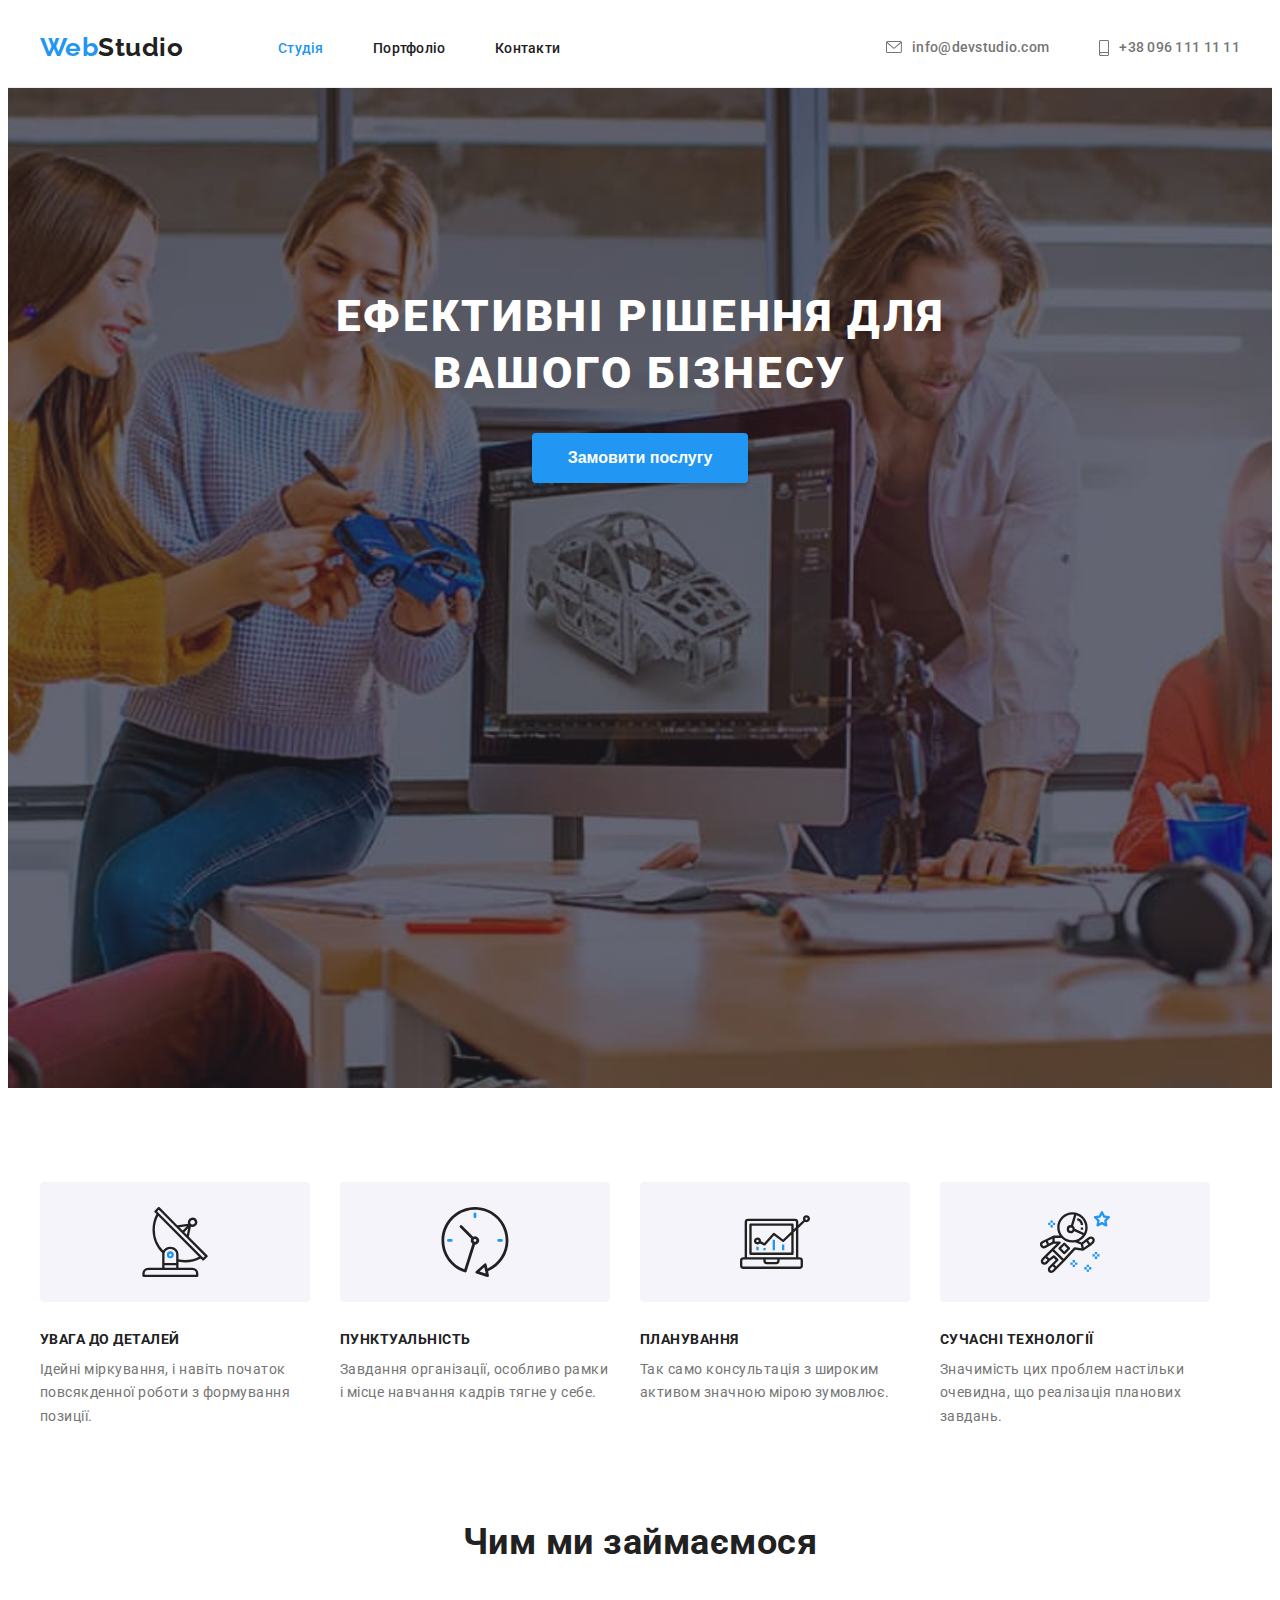
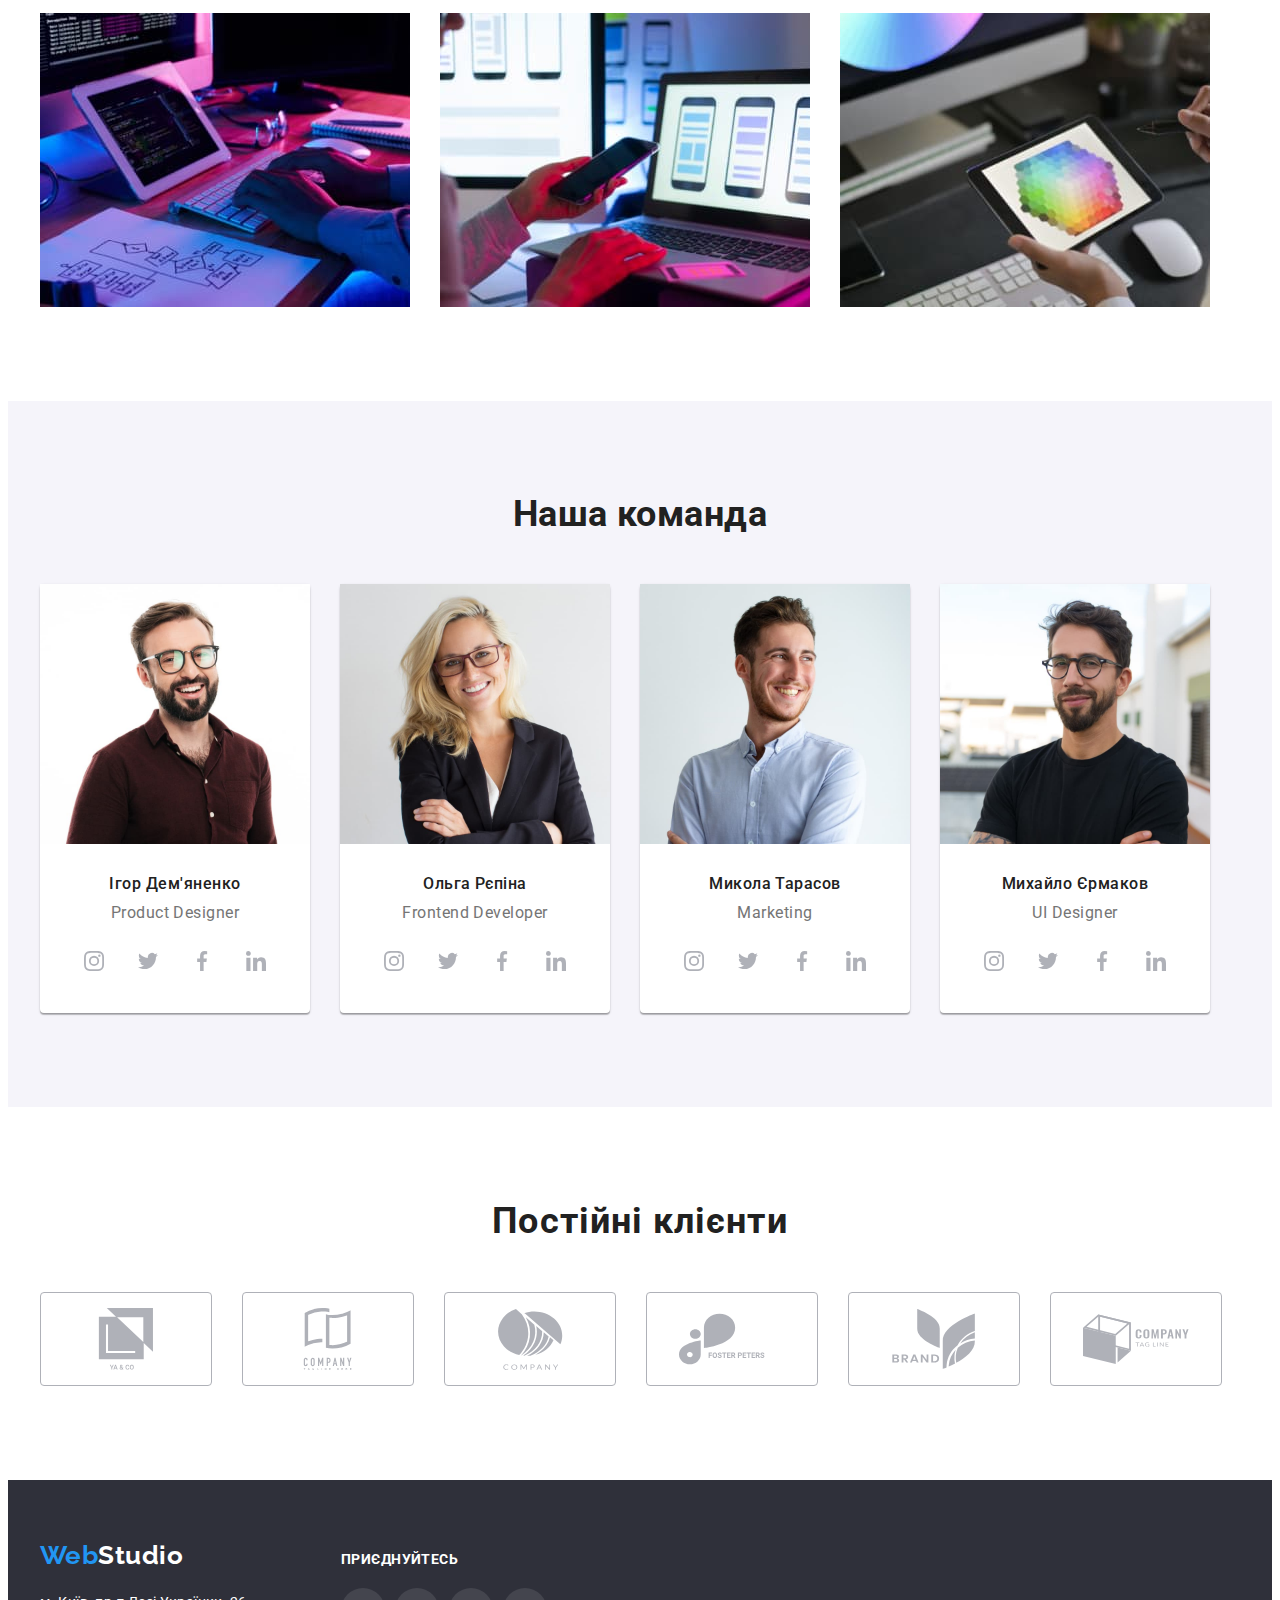
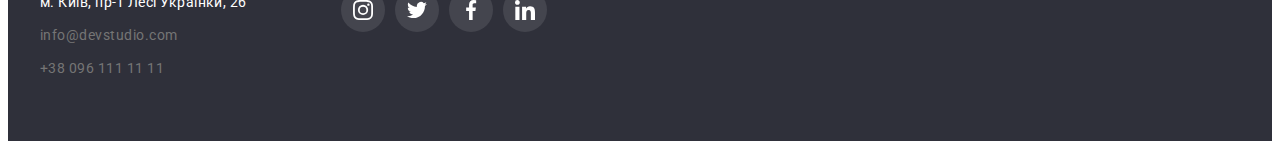
<file: index.html>
<!DOCTYPE html>
<html lang="uk">

<head>
  <meta charset="UTF-8">
  <meta http-equiv="X-UA-Compatible" content="IE=edge">
  <meta name="viewport" content="width=device-width, initial-scale=1.0">
  <title>Document</title>
  <link rel="preconnect" href="https://fonts.googleapis.com">
  <link rel="preconnect" href="https://fonts.gstatic.com" crossorigin>
  <link href="https://fonts.googleapis.com/css2?family=Raleway:wght@700&family=Roboto:wght@400;500;700;900&display=swap"
    rel="stylesheet">
  <link rel="stylesheet" href="https://cdnjs.cloudflare.com/ajax/libs/modern-normalize/1.1.0/modern-normalize.min.css"
    integrity="sha512-wpPYUAdjBVSE4KJnH1VR1HeZfpl1ub8YT/NKx4PuQ5NmX2tKuGu6U/JRp5y+Y8XG2tV+wKQpNHVUX03MfMFn9Q=="
    crossorigin="anonymous" referrerpolicy="no-referrer">

  <link rel="stylesheet" href="./css/style.css">
</head>
<body>
  <header class="header">
    <div class="container header-box">
      <a href="./index.html" lang="en" class="header-logo"><span class="logo">Web</span>Studio</a>
      <nav class="navigation">
        <ul class="nav-list">
          <li class="nav-item-index marker">
            <a class="nav-link studio" href="./index.html">Студія</a>
          </li>
          <li class="nav-item-porfolio marker">
            <a class="nav-link" href="./portfolio.html">Портфоліо</a>
          </li>
          <li class="nav-item-contacts marker">
            <a class="nav-link" href="#">Контакти</a>
          </li>
        </ul>
      </nav>
      <ul class="item-contacts">
        <li class="header-item-mail marker">
          <a class="header-link" href="mailto:info@devstudio.com">
            <svg class="link-icon envelope">
              <use href="./image/symbol-defs.svg#icon-envelope"></use>
            </svg>info@devstudio.com
          </a>
        </li>
        <li class="header-item-tel marker">
          <a class="header-link" href="tel:+380961111111">
            <svg class="link-icon smartphone">
              <use href="./image/symbol-defs.svg#icon-smartphone"></use>
            </svg>+38 096 111 11 11</a>
        </li>
      </ul>
    </div>
  </header>
  <main>
    <!--Замовити послугу-->
    <section class="section order">
      <div class="hero-container">
        <h1 class="order-title">Ефективні рішення для вашого бізнесу</h1>
        <button type="button" class="order-button">Замовити послугу</button>
      </div>
    </section>
    <!--Особливості-->
    <section class="section advantages">
      <div class="container">
        <h2 class="visually-hidden">Особливості</h2>
        <ul class="advantages-list">
          <li class="list-item marker">
            <div class="box-icon">
              <svg class="icon-advantages antenna">
                <use href="./image/symbol-defs.svg#icon-antenna">
                </use>
              </svg>
            </div>
            <h3 class="advantages-title">Увага до деталей</h3>
            <p class="advantages-text">
              Ідейні міркування, і навіть початок повсякденної роботи з
              формування позиції.
            </p>
          </li>
          <li class="list-item marker">
            <div class="box-icon">
              <svg class="icon-advantages antenna">
                <use href="./image/symbol-defs.svg#icon-clock">
                </use>
              </svg>
            </div>
            <h3 class="advantages-title">Пунктуальність</h3>
            <p class="advantages-text">
              Завдання організації, особливо рамки і місце навчання кадрів тягне
              у себе.
            </p>
          </li>
          <li class="list-item marker">
            <div class="box-icon">
              <svg class="icon-advantages antenna">
                <use href="./image/symbol-defs.svg#icon-diagram">
                </use>
              </svg>
            </div>
            <h3 class="advantages-title">Планування</h3>
            <p class="advantages-text">
              Так само консультація з широким активом значною мірою зумовлює.
            </p>
          </li>
          <li class="list-item marker">
            <div class="box-icon">
              <svg class="icon-advantages antenna">
                <use href="./image/symbol-defs.svg#icon-astronaut">
                </use>
              </svg>
            </div>
            <h3 class="advantages-title">Cучасні технології</h3>
            <p class="advantages-text">
              Значимість цих проблем настільки очевидна, що реалізація планових завдань.
            </p>
          </li>
        </ul>
      </div>
    </section>
    <!--Чим займаємось-->
    <section class="section work">
      <div class="container">
        <h2 class="work-title">Чим ми займаємося</h2>
        <ul class="list-work">
          <li class="list-item marker">
            <img src="./image/img1.jpg" alt="Людина пише код" width="370">
          </li>
          <li class="list-item marker">
            <img src="./image/img2.jpg" alt="Людина обирає собі чохол" width="370">
          </li>
          <li class="list-item marker">
            <img src="./image/img3.jpg" alt="Планшет в руці" width="370">
          </li>
        </ul>
      </div>
    </section>
    <!--Команда-->
    <section class="team section">
      <h2 class="team-title">Наша команда</h2>
      <div class="container">
        <ul class="list-team">
          <li class="team-item marker">
            <img src="./image/teamcard1.jpg" alt="Фото Ігор Дем'яненко" width="270">
            <h3 class="team-item-title">Ігор Дем'яненко</h3>
            <p class="team-text" lang="en">Product Designer</p>
            <ul class="list-social-network">
              <li class="item-social-network marker">
                <a class="link-social-network" aria-label="instagram" href="#">
                  <svg class="team-icon">
                    <use href="./image/symbol-defs.svg#icon-instagram"></use>
                  </svg>
                </a>
              </li>
              <li class="item-social-network marker">
                <a class="link-social-network" aria-label="twitter" href="#">
                  <svg class="team-icon">
                    <use href="./image/symbol-defs.svg#icon-twitter"></use>
                  </svg>
                </a>
              </li>
              <li class="item-social-network marker">
                <a class="link-social-network" aria-label="facebook" href="#">
                  <svg class="team-icon">
                    <use href="./image/symbol-defs.svg#icon-facebook"></use>
                  </svg>
                </a>
              </li>
              <li class="item-social-network marker">
                <a class="link-social-network" aria-label="linkedin" href="#">
                  <svg class="team-icon">
                    <use href="./image/symbol-defs.svg#icon-linkedin"></use>
                  </svg>
                </a>
              </li>
            </ul>
          </li>
          <li class="team-item marker">
            <img src="./image/teamcard2.jpg" alt="Фото Ольга Рєпіна" width="270">
            <h3 class="team-item-title">Ольга Рєпіна</h3>
            <p class="team-text" lang="en">Frontend Developer</p>
            <ul class="list-social-network">
              <li class="item-social-network marker">
                <a class="link-social-network" aria-label="instagram" href="#">
                  <svg class="team-icon">
                    <use href="./image/symbol-defs.svg#icon-instagram"></use>
                  </svg>
                </a>
              </li>
              <li class="item-social-network marker">
                <a class="link-social-network" aria-label="twitter" href="#">
                  <svg class="team-icon">
                    <use href="./image/symbol-defs.svg#icon-twitter"></use>
                  </svg>
                </a>
              </li>
              <li class="item-social-network marker">
                <a class="link-social-network" aria-label="facebook" href="#">
                  <svg class="team-icon">
                    <use href="./image/symbol-defs.svg#icon-facebook"></use>
                  </svg>
                </a>
              </li>
              <li class="item-social-network marker">
                <a class="link-social-network" aria-label="linkedin" href="#">
                  <svg class="team-icon">
                    <use href="./image/symbol-defs.svg#icon-linkedin"></use>
                  </svg>
                </a>
              </li>
            </ul>

          </li>
          <li class="team-item marker">
            <img src="./image/teamcard3.jpg" alt="Фото Микола Тарасов" width="270">
            <h3 class="team-item-title">Микола Тарасов</h3>
            <p class="team-text" lang="en">Marketing</p>
            <ul class="list-social-network">
              <li class="item-social-network marker">
                <a class="link-social-network" aria-label="instagram" href="#">
                  <svg class="team-icon">
                    <use href="./image/symbol-defs.svg#icon-instagram"></use>
                  </svg>
                </a>
              </li>
              <li class="item-social-network marker">
                <a class="link-social-network" aria-label="twitter" href="#">
                  <svg class="team-icon">
                    <use href="./image/symbol-defs.svg#icon-twitter"></use>
                  </svg>
                </a>
              </li>
              <li class="item-social-network marker">
                <a class="link-social-network" aria-label="facebook" href="#">
                  <svg class="team-icon">
                    <use href="./image/symbol-defs.svg#icon-facebook"></use>
                  </svg>
                </a>
              </li>
              <li class="item-social-network marker">
                <a class="link-social-network" aria-label="linkedin" href="#">
                  <svg class="team-icon">
                    <use href="./image/symbol-defs.svg#icon-linkedin"></use>
                  </svg>
                </a>
              </li>
            </ul>

          </li>
          <li class="team-item marker">
            <img src="./image/teamcard4.jpg" alt="Фото Михайло Єрмаков" width="270">
            <h3 class="team-item-title">Михайло Єрмаков</h3>
            <p class="team-text" lang="en">UI Designer</p>
            <ul class="list-social-network">
              <li class="item-social-network marker">
                <a class="link-social-network" aria-label="instagram" href="#">
                  <svg class="team-icon">
                    <use href="./image/symbol-defs.svg#icon-instagram"></use>
                  </svg>
                </a>
              </li>
              <li class="item-social-network marker">
                <a class="link-social-network" aria-label="twitter" href="#">
                  <svg class="team-icon">
                    <use href="./image/symbol-defs.svg#icon-twitter"></use>
                  </svg>
                </a>
              </li>
              <li class="item-social-network marker">
                <a class="link-social-network" aria-label="facebook" href="#">
                  <svg class="team-icon">
                    <use href="./image/symbol-defs.svg#icon-facebook"></use>
                  </svg>
                </a>
              </li>
              <li class="item-social-network marker">
                <a class="link-social-network" aria-label="linkedin" href="#">
                  <svg class="team-icon">
                    <use href="./image/symbol-defs.svg#icon-linkedin"></use>
                  </svg>
                </a>
              </li>
            </ul>
          </li>
        </ul>
      </div>
    </section>
    <!--Постійні клієнти-->
    <section class="section clients">
      <div class="container">
        <h2 class="title-clients">Постійні клієнти</h2>
        <ul class="list-clients">
          <li class="item-clients marker">
            <a class="link-clents" href="#">
              <svg class="clients-icon">
                <use href="./image/symbol-defs.svg#icon-group"></use>
              </svg>
            </a>
          </li>
          <li class="item-clients marker">
            <a class="link-clents" href="#">
              <svg class="clients-icon">
                <use href="./image/symbol-defs.svg#icon-group-1"></use>
              </svg>
            </a>
          </li>
          <li class="item-clients marker">
            <a class="link-clents" href="#">
              <svg class="clients-icon">
                <use href="./image/symbol-defs.svg#icon-group-2"></use>
              </svg>
            </a>
          </li>
          <li class="item-clients marker">
            <a class="link-clents" href="#">
              <svg class="clients-icon">
                <use href="./image/symbol-defs.svg#icon-group-3"></use>
              </svg>
            </a>
          </li>
          <li class="item-clients marker">
            <a class="link-clents" href="#">
              <svg class="clients-icon">
                <use href="./image/symbol-defs.svg#icon-group-4"></use>
              </svg>
            </a>
          </li>
          <li class="item-clients marker">
            <a class="link-clents" href="#">
              <svg class="clients-icon">
                <use href="./image/symbol-defs.svg#icon-group-5"></use>
              </svg>
            </a>
          </li>
        </ul>
      </div>
    </section>
  </main>
  <footer class="footer-bkg">
    <div class="container footer">
      <div class="logo-adres">
        <a href="./index.html" lang="en" class="header-logo footer"><span class="logo">Web</span>Studio</a>
        <address class="footer-contacts">
          <ul class="footer-list-contacts">
            <li class="footer-item marker">
              <a href="https://goo.gl/maps/CPtrU1FHBa2aNyZL9" target="_blank" rel="noopener noreferrer nofollow"
                class="footer-link adress">м.
                Київ,
                пр-т Лесі Українки, 26</a>
            </li>
            <li class="footer-item marker">
              <a href="mailto:info@devstudio.com" class="footer-link">info@devstudio.com</a> <br>
            </li>
            <li class="footer-item marker"><a href="tel:+380961111111" class="footer-link">+38 096 111 11 11</a></li>
          </ul>
        </address>
      </div>
      <div>
        <h2 class="title-footer">Приєднуйтесь</h2>
        <ul class="list-social-footer">
          <li class="item-social-network marker">
            <a class="link-social-network footer" aria-label="instagram" href="#">
              <svg class="team-icon footer">
                <use href="./image/symbol-defs.svg#icon-instagram"></use>
              </svg>
            </a>
          </li>
          <li class="item-social-network marker">
            <a class="link-social-network footer" aria-label="twitter" href="#">
              <svg class="team-icon footer">
                <use href="./image/symbol-defs.svg#icon-twitter"></use>
              </svg>
            </a>
          </li>
          <li class="item-social-network marker">
            <a class="link-social-network footer" aria-label="facebook" href="#">
              <svg class="team-icon footer">
                <use href="./image/symbol-defs.svg#icon-facebook"></use>
              </svg>
            </a>
          </li>
          <li class="item-social-network marker">
            <a class="link-social-network footer" aria-label="linkedin" href="#">
              <svg class="team-icon footer">
                <use href="./image/symbol-defs.svg#icon-linkedin"></use>
              </svg>
            </a>
          </li>
        </ul>
      </div>
      <div>
      </div>
    </div>
  </footer>
</body>

</html>
</file>
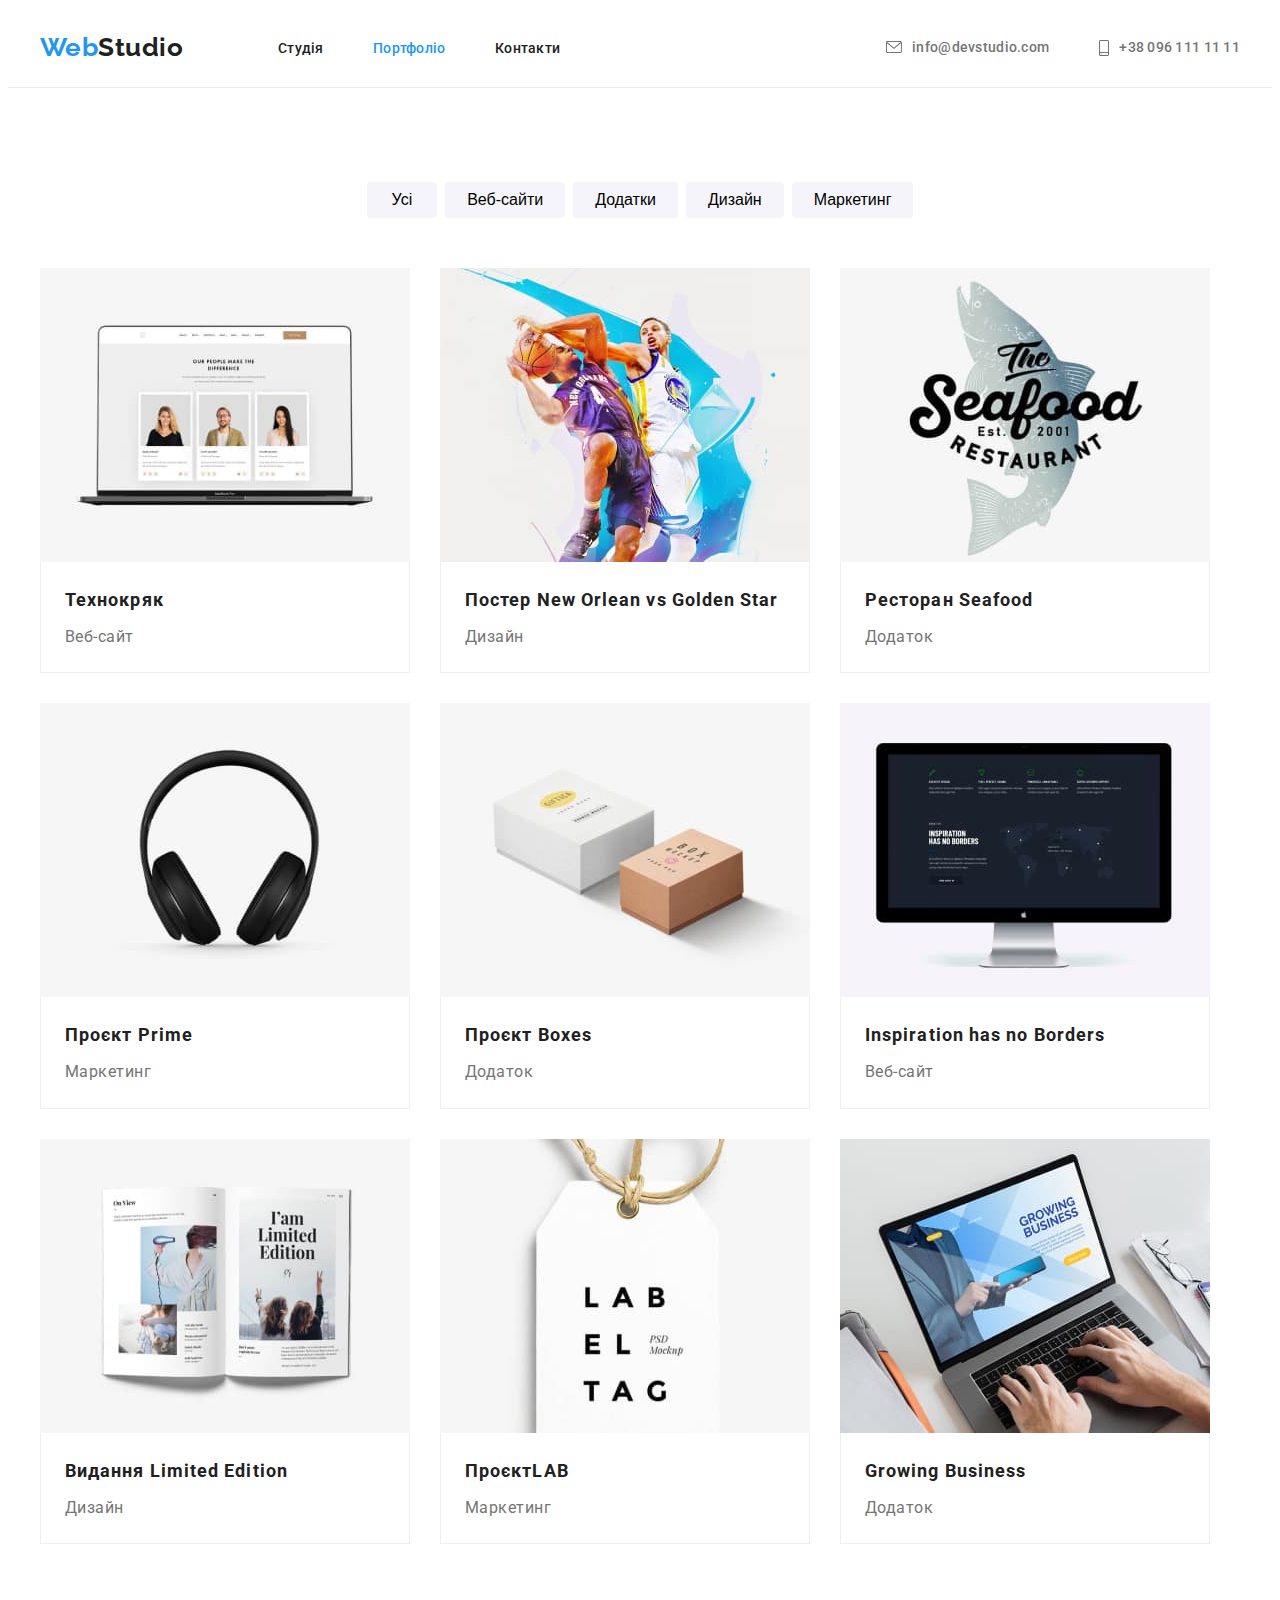
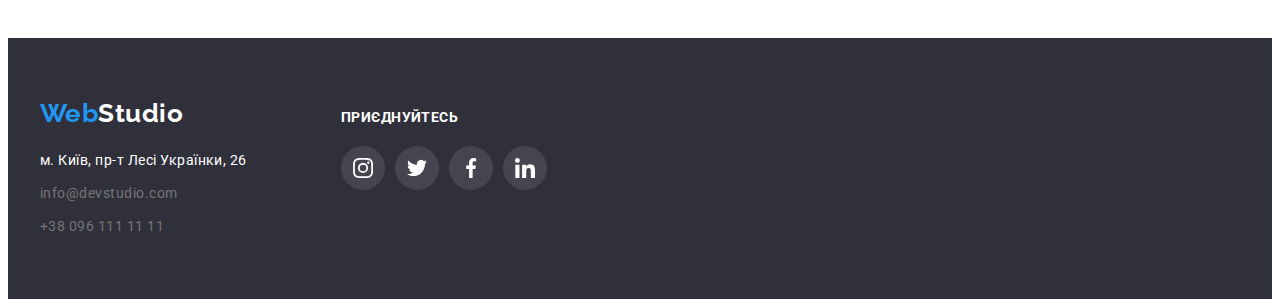
<file: portfolio.html>
<!DOCTYPE html>
<html lang="uk">

<head>
    <meta charset="UTF-8">
    <meta http-equiv="X-UA-Compatible" content="IE=edge">
    <meta name="viewport" content="width=device-width, initial-scale=1.0">
    <title>Document</title>
    <link rel="preconnect" href="https://fonts.googleapis.com">
    <link rel="preconnect" href="https://fonts.gstatic.com" crossorigin>
    <link
        href="https://fonts.googleapis.com/css2?family=Raleway:wght@700&family=Roboto:wght@400;500;700;900&display=swap"
        rel="stylesheet">
    <link rel="stylesheet" href="https://cdnjs.cloudflare.com/ajax/libs/modern-normalize/1.1.0/modern-normalize.min.css"
        integrity="sha512-wpPYUAdjBVSE4KJnH1VR1HeZfpl1ub8YT/NKx4PuQ5NmX2tKuGu6U/JRp5y+Y8XG2tV+wKQpNHVUX03MfMFn9Q=="
        crossorigin="anonymous" referrerpolicy="no-referrer">
    <link rel="stylesheet" href="./css/style.css">
</head>

<body>
    <header class="header">
        <div class="container header-box">
            <a href="./index.html" lang="en" class="header-logo"><span class="logo">Web</span>Studio</a>
            <nav class="navigation">
                <ul class="nav-list">
                    <li class="nav-item-index marker"><a class="nav-link" href="./index.html">Студія</a></li>
                    <li class="nav-item-porfolio marker"><a class="nav-link portfolio"
                            href="./portfolio.html">Портфоліо</a></li>
                    <li class="nav-item-contacts marker"><a class="nav-link" href="#">Контакти</a></li>
                </ul>
            </nav>
            <ul class="item-contacts">
                <li class="header-item-mail marker">
                    <a class="header-link" href="mailto:info@devstudio.com">
                        <svg class="link-icon envelope">
                            <use href="./image/symbol-defs.svg#icon-envelope"></use>
                        </svg>info@devstudio.com
                    </a>
                </li>
                <li class="header-item-tel marker">
                    <a class="header-link" href="tel:+380961111111">
                        <svg class="link-icon smartphone">
                            <use href="./image/symbol-defs.svg#icon-smartphone"></use>
                        </svg>+38 096 111 11 11</a>
                </li>
            </ul>
        </div>
    </header>
    <main>
        <section class="section portfolio">
            <div class="container">
                <h1 class="visually-hidden">Проекти</h1>
                <ul class="list-button">
                    <li class="button-item marker"><button type="button" class="button all">Усі</button>
                    </li>
                    <li class="button-item marker"><button type="button" class="button">Веб-сайти</button>
                    </li>
                    <li class="button-item marker"><button type="button" class="button">Додатки</button>
                    </li>
                    <li class="button-item marker"><button type="button" class="button">Дизайн</button>
                    </li>
                    <li class="button-item marker"><button type="button" class="button">Маркетинг</button>
                    </li>
                </ul>
                <ul class="list-potfolio">
                    <li class="project-item marker">
                        <a class="item-link" href="#">
                            <img src="./image/project1.jpg" width="370" alt="Анкети 3х дюдей">
                            <div class="text-title">
                                <h2 class="item-title">Технокряк</h2>
                                <p class="item-text">Веб-сайт</p>
                            </div>
                        </a>
                    </li>
                    <li class="project-item marker">
                        <a class="item-link" href="#">
                            <img src="./image/project2.jpg" width="370" alt="Два волейболіста">
                            <div class="text-title">
                                <h2 class="item-title">Постер <span lang="en">New Orlean vs Golden Star</span> </h2>
                                <p class="item-text">Дизайн</p>
                            </div>
                        </a>
                    </li>
                    <li class="project-item marker">
                        <a class="item-link" href="#">
                            <img src="./image/project3.jpg" width="370" alt="Реклама ресторану">
                            <div class="text-title">
                                <h2 class="item-title"> Ресторан <span lang="en">Seafood</span> </h2>
                                <p class="item-text">Додаток</p>
                            </div>
                        </a>
                    </li>
                    <li class="project-item marker">
                        <a class="item-link" href="#">
                            <img src="./image/project4.jpg" width="370" alt="Навушники">
                            <div class="text-title">
                                <h2 class="item-title">Проєкт <span lang="en">Prime</span></h2>
                                <p class="item-text">Маркетинг</p>
                            </div>
                        </a>
                    </li>
                    <li class="project-item marker">
                        <a class="item-link" href="#">
                            <img src="./image/project5.jpg" width="370" alt="Біла та коричнева коробки">
                            <div class="text-title">
                                <h2 class="item-title">Проєкт <span lang="en">Boxes</span></h2>
                                <p class="item-text">Додаток</p>
                            </div>
                        </a>
                    </li>
                    <li class="project-item marker">
                        <a class="item-link" href="#">
                            <img src="./image/project6.jpg" alt="На зоображенні монітор">
                            <div class="text-title">
                                <h2 class="item-title" lang="en">Inspiration has no Borders</h2>
                                <p class="item-text">Веб-сайт</p>
                            </div>
                        </a>
                    </li>
                    <li class="project-item marker">
                        <a class="item-link" href="#">
                            <img src="./image/project7.jpg" width="370" alt="На зоображенні книга">
                            <div class="text-title">
                                <h2 class="item-title"><span lang="en">Видання Limited Edition</span></h2>
                                <p class="item-text">Дизайн</p>
                            </div>
                        </a>
                    </li>
                    <li class="project-item marker">
                        <a class="item-link" href="#">
                            <img src="./image/project8.jpg" width="370" alt="Етикетка">
                            <div class="text-title">
                                <h2 class="item-title">Проєкт<span lang="en">LAB</span></h2>
                                <p class="item-text">Маркетинг</p>
                            </div>
                        </a>
                    </li>
                    <li class="project-item marker">
                        <a class="item-link" href="#">
                            <img src="./image/project9.jpg" width="370" alt="Людина працює на ноутбуці">
                            <div class="text-title">
                                <h2 class="item-title" lang="en">Growing Business</h2>
                                <p class="item-text">Додаток</p>
                            </div>
                        </a>
                    </li>
                </ul>
            </div>
        </section>
    </main>
    <footer class="footer-bkg">
        <div class="container footer">
            <div class="logo-adres">
                <a href="./index.html" lang="en" class="header-logo footer"><span class="logo">Web</span>Studio</a>
                <address class="footer-contacts">
                    <ul class="footer-list-contacts">
                        <li class="footer-item marker">
                            <a href="https://goo.gl/maps/CPtrU1FHBa2aNyZL9" target="_blank"
                                rel="noopener noreferrer nofollow" class="footer-link adress">м.
                                Київ,
                                пр-т Лесі Українки, 26</a>
                        </li>
                        <li class="footer-item marker">
                            <a href="mailto:info@devstudio.com" class="footer-link">info@devstudio.com</a> <br>
                        </li>
                        <li class="footer-item marker"><a href="tel:+380961111111" class="footer-link">+38 096 111 11
                                11</a>
                        </li>
                    </ul>
                </address>
            </div>
            <div>
                <h2 class="title-footer">Приєднуйтесь</h2>
                <ul class="list-social-footer">
                    <li class="item-social-network marker">
                        <a class="link-social-network footer" aria-label="instagram" href="#">
                            <svg class="team-icon footer">
                                <use href="./image/symbol-defs.svg#icon-instagram"></use>
                            </svg>
                        </a>
                    </li>
                    <li class="item-social-network marker">
                        <a class="link-social-network footer" aria-label="twitter" href="#">
                            <svg class="team-icon footer">
                                <use href="./image/symbol-defs.svg#icon-twitter"></use>
                            </svg>
                        </a>
                    </li>
                    <li class="item-social-network marker">
                        <a class="link-social-network footer" aria-label="facebook" href="#">
                            <svg class="team-icon footer">
                                <use href="./image/symbol-defs.svg#icon-facebook"></use>
                            </svg>
                        </a>
                    </li>
                    <li class="item-social-network marker">
                        <a class="link-social-network footer" aria-label="linkedin" href="#">
                            <svg class="team-icon footer">
                                <use href="./image/symbol-defs.svg#icon-linkedin"></use>
                            </svg>
                        </a>
                    </li>
                </ul>
            </div>
            <div>
            </div>
        </div>
    </footer>
</body>

</html>
</file>
<file: css/style.css>
:root {
  --primary-text-color: #757575;
  --title-text-color: #212121;
  --accent-color: #2196f3;
  --primary-white-color: #ffffff;
  --bkg-color-footer-hero: #2f303a;
  --studio-btn-accent-color: #188ce8;
  --team-bkg-color: #f5f4fa;
  --border-color: #eeeeee;
  --frame-header: #ececec;
  --bkg-color-social-network: #afb1b8;
  --bkg-color-icon-footer: rgba(255, 255, 255, 0.1);
}
body {
  background-color: var(--primary-white-color);
  font-family: 'roboto', sans-serif;
  letter-spacing: 0.03em;
  color: var(--title-text-color);
}

p,
h1,
h2,
h3,
h4,
h5,
h6 {
  margin: 0;
}
ul,
ol {
  margin: 0;
  padding-left: 0;
}
button {
  cursor: pointer;
}
address {
  font-style: normal;
}
img {
  display: block;
  max-width: 100%;
  height: auto;
}

/*---------- header ----------*/
.nav-link,
.header-logo,
.header-link,
.link-icon,
.footer-link,
.item-link,
.link-clents {
  text-decoration: none;
}
.header {
  border-bottom: 1px solid var(--frame-header);
  background-color: var(--primary-white-color);
}
.container.header-box {
  display: flex;
  align-items: center;
}
.container {
  width: 1200px;
  padding-left: 15px;
  padding-right: 15px;
  margin: 0px auto;
}
.header-logo {
  width: 145px;
  padding: 24px 0px;
  margin-right: 93px;

  color: var(--title-text-color);
  font-family: 'Raleway';
  font-weight: 700;
  font-size: 26px;
  line-height: 1.2;
}
.logo {
  color: var(--accent-color);
}
.navigation {
  width: 281px;
}
.nav-list li:not(:last-child) {
  margin-right: 50px;
}
.nav-list {
  display: flex;
}
.nav-link {
  font-weight: 500;
  font-size: 14px;
  line-height: 1.1;
  letter-spacing: 0.02em;
  color: var(--title-text-color);
}
.nav-item-index {
  width: 45px;
}
.nav-item-porfolio {
  width: 72px;
}
.nav-item-contacts {
  width: 64px;
}
.nav-link:hover,
.nav-link:focus {
  color: var(--accent-color);
}
.nav-link.portfolio {
  color: var(--accent-color);
}
.nav-link.studio {
  color: var(--accent-color);
}
.item-contacts {
  display: flex;
  margin-left: auto;
}
.header-item-mail {
  margin-right: 50px;
}

.header-link {
  display: flex;
  align-items: center;
  color: var(--primary-text-color);
  font-weight: 500;
  font-size: 14px;
  line-height: 1.1;
  letter-spacing: 0.02em;
}
.link-icon {
  margin-right: 10px;
  fill: currentColor;
}
.link-icon.envelope {
  width: 16px;
  height: 12px;
}
.link-icon.smartphone {
  width: 10px;
  height: 16px;
}
/*---------- footer ----------*/
.footer-bkg {
  background-color: var(--bkg-color-footer-hero);
  padding-top: 60px;
  padding-bottom: 60px;
}
.header-logo.footer {
  display: inline-block;
  padding: 0px;
  margin: 0px 0px 20px;
  color: var(--primary-white-color);
}
.footer-link {
  color: var(--primary-text-color);
  font-style: normal;
  font-size: 14px;
  line-height: 1.7;
}
.footer-link.adress {
  width: 231px;
  color: var(--primary-white-color);
}
.header-link:hover,
.header-link:focus,
.footer-link:hover,
.footer-link:focus {
  color: var(--accent-color);
}
.footer-list-contacts .footer-item:not(:last-child) {
  margin-bottom: 9px;
}
.footer-item {
  width: 231px;
}
.footer-contacts {
  width: 231px;
}
.title-footer {
  margin-bottom: 20px;
  font-size: 14px;
  line-height: 1.14;
  letter-spacing: 0.03em;
  text-transform: uppercase;
  color: var(--primary-white-color);
}
.container.footer {
  display: flex;
  align-items: baseline;
  gap: 70px;
}

.list-social-footer {
  display: flex;
  gap: 10px;
}
.link-social-network.footer {
  background: var(--bkg-color-icon-footer);
}
.team-icon.footer {
  fill: var(--primary-white-color);
}

/*---------- Porfolio ----------*/

.list-button li:not(:last-child) {
  margin-right: 8px;
}
.item-link {
  display: block;
}
.item-link:hover,
.item-link:focus {
  box-shadow: 0px 1px 1px rgba(0, 0, 0, 0.12), 0px 4px 4px rgba(0, 0, 0, 0.06),
    1px 4px 6px rgba(0, 0, 0, 0.16);
}

.button:hover,
.button:focus {
  color: var(--primary-white-color);
  background-color: var(--accent-color);
  box-shadow: 0px 3px 1px rgba(0, 0, 0, 0.1), 0px 1px 2px rgba(0, 0, 0, 0.08),
    0px 2px 2px rgba(0, 0, 0, 0.12);
}
.list-button {
  display: flex;
  justify-content: center;
  width: 575px;
  margin: 0px auto;
  margin-bottom: 50px;
}
.button.all {
  padding: 5px 25px;
}
.button {
  padding: 5px 22px;
  border-radius: 4px;

  border: 0px;
  background-color: var(--team-bkg-color);
  font-weight: 500;
  font-size: 16px;
  line-height: 1.6;
  text-align: center;
}

.list-potfolio {
  display: flex;
  flex-wrap: wrap;
  gap: 30px;
}
.text-title {
  padding: 20px 24px;
  border: 1px solid var(--border-color);
  border-top: none;
}
.item-title {
  margin-bottom: 4px;

  color: var(--title-text-color);
  font-size: 18px;
  line-height: 2;
  letter-spacing: 0.06em;
}
.item-text {
  color: var(--primary-text-color);
  font-size: 16px;
  line-height: 1.9;
}
.marker {
  list-style: none;
}
.project-item {
  width: 370px;
  background-color: var(--primary-white-color);
}

/*---------- Studio ----------*/

.section {
  padding-bottom: 94px;
  padding-top: 94px;
}
.section.order {
  padding-top: 200px;
  padding-bottom: 200px;
  max-width: 1600px;
  height: 600px;
  margin-right: auto;
  margin-left: auto;
  background-color: var(--bkg-color-footer-hero);
  background-image: linear-gradient(
      to right,
      rgba(47, 48, 58, 0.4),
      rgba(47, 48, 58, 0.4)
    ),
    url(../image/imgbkg.jpg);
  background-repeat: no-repeat;
  background-size: cover;
  background-position: center;
}

.order-title {
  margin: 0px auto;
  width: 696px;
  top: 280px;
  margin-bottom: 30px;

  font-weight: 900;
  font-size: 44px;
  line-height: 1.3;
  text-align: center;
  letter-spacing: 0.06em;
  text-transform: uppercase;
  color: var(--primary-white-color);
}
.order-button {
  display: block;
  margin: 0px auto;
  min-width: 216px;
  padding: 10px 32px;
  border-radius: 4px;
  box-shadow: 0px 4px 4px rgba(0, 0, 0, 0.15);
  border: 0px;

  font-weight: 700;
  font-size: 16px;
  line-height: 1.9;
  cursor: pointer;
  color: var(--primary-white-color);
  background-color: var(--accent-color);
}
.order-button:hover,
.order-button:focus {
  background-color: var(--studio-btn-accent-color);
}
/*---------- advantages  ----------*/
.visually-hidden {
  position: absolute;
  width: 1px;
  height: 1px;
  margin: -1px;
  border: 0;
  padding: 0;

  white-space: nowrap;
  clip-path: inset(100%);
  clip: rect(0 0 0 0);
  overflow: hidden;
}

.advantages-list {
  display: flex;
  gap: 30px;
}

.advantages-text {
  width: 270px;
  top: 800px;

  color: var(--primary-text-color);
  font-size: 14px;
  line-height: 1.7;
}
.advantages-title {
  margin-bottom: 10px;
  font-size: 14px;
  line-height: 1.1;
  text-transform: uppercase;
}

.icon-advantages.antenna {
  width: 70px;
  height: 70px;
}
.box-icon {
  display: flex;
  justify-content: center;
  align-items: center;
  border-radius: 4px;

  background-color: var(--team-bkg-color);
  margin-bottom: 30px;
  width: 270px;
  height: 120px;
}
/*---------- team section  ----------*/
.work-title,
.team-title {
  font-size: 36px;
  line-height: 1.1;
  text-align: center;
}
.team-item-title {
  margin-top: 30px;
  margin-bottom: 10px;
  margin-left: auto;
  margin-right: auto;

  font-weight: 500;
  font-size: 16px;
  line-height: 1.2;
  text-align: center;
}
.team-item {
  padding-bottom: 30px;
  border-radius: 4px;
  width: calc((100%-120) / 4);
  box-shadow: 0px 1px 3px rgba(0, 0, 0, 0.12), 0px 1px 1px rgba(0, 0, 0, 0.14),
    0px 2px 1px rgba(0, 0, 0, 0.2);
  background-color: var(--primary-white-color);
}
.team-text {
  margin-left: auto;
  margin-right: auto;
  font-size: 16px;
  line-height: 1.2;
  text-align: center;
  color: var(--primary-text-color);
}
.team.section {
  background-color: var(--team-bkg-color);
  padding-bottom: 94px;
}
.list-social-network {
  display: flex;
  gap: 10px;
  margin-top: 16px;
  padding-left: 32px;
  padding-right: 32px;
}
.link-social-network {
  display: flex;
  justify-content: center;
  align-items: center;
  border-radius: 50%;
  width: 44px;
  height: 44px;
}

.link-social-network:hover,
.link-social-network:focus {
  background-color: var(--accent-color);
}
.link-social-network:hover > .team-icon,
.link-social-network:focus > .team-icon {
  fill: var(--primary-white-color);
}
.team-icon {
  width: 20px;
  height: 20px;
  fill: var(--bkg-color-social-network);
}

.list-work {
  display: flex;
  gap: 30px;
  margin-top: 50px;
}
.list-team {
  display: flex;
  gap: 30px;
}
.team-title {
  margin-bottom: 50px;
}
.section.work {
  padding-top: 0;
}
/*---------- section clients  ----------*/
.title-clients {
  margin-bottom: 50px;
  font-size: 36px;
  line-height: 1.16;
  text-align: center;
  letter-spacing: 0.03em;
}
.list-clients {
  display: flex;
  gap: 30px;
}
.clients-icon {
  width: 106px;
  height: 62px;
  fill: var(--bkg-color-social-network);
}
.link-clents {
  width: 170px;
  height: 92px;
  display: flex;
  justify-content: center;
  align-items: center;
  border-radius: 4px;
  border: 1px solid var(--bkg-color-social-network);
}
.link-clents:hover,
.link-clents:focus {
  border-color: var(--accent-color);
}
.link-clents:hover > .clients-icon,
.link-clents:focus > .clients-icon {
  fill: var(--accent-color);
}
</file>
